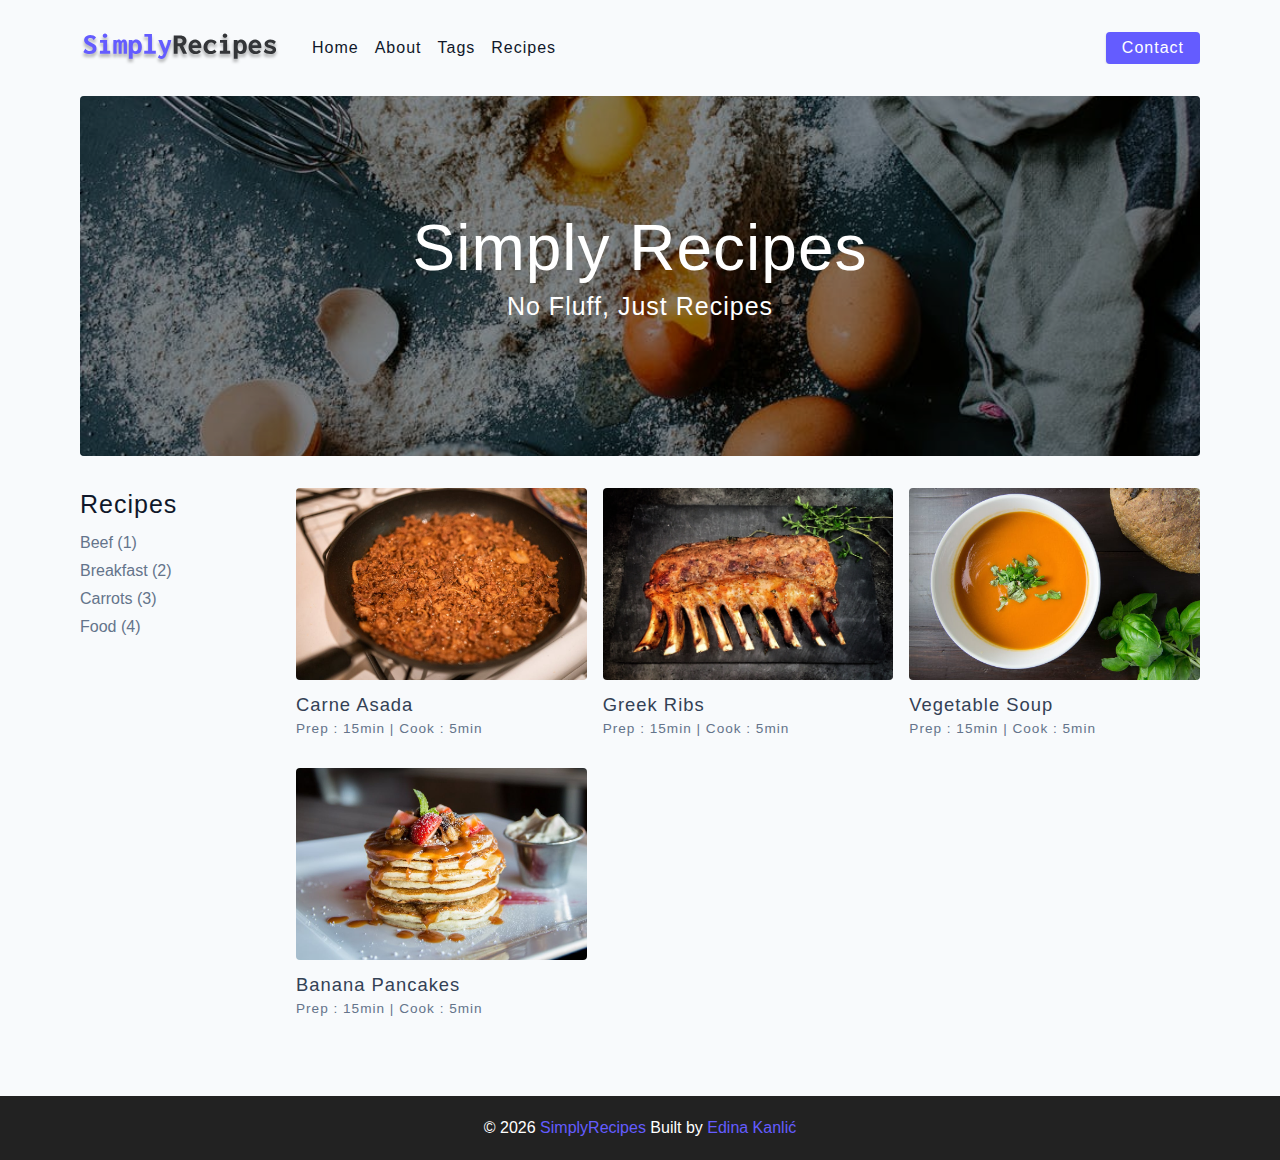
<file: index.html>
<!DOCTYPE html>
<html lang="en">
  <head>
    <meta charset="UTF-8" />
    <meta http-equiv="X-UA-Compatible" content="IE=edge" />
    <meta name="viewport" content="width=device-width, initial-scale=1.0" />
    <title>Simply Recipes </title>
    <!-- favicon -->
    <link rel="shortcut icon" href="./assets/favicon.ico" type="image/x-icon" />
    <!-- normalize -->
    <link rel="stylesheet" href="./css/normalize.css" />
    <!-- font-awesome -->
    <link
      rel="stylesheet"
      href="https://cdnjs.cloudflare.com/ajax/libs/font-awesome/5.14.0/css/all.min.css"
    />
    <!-- main css -->
    <link rel="stylesheet" href="./css/main.css" />
  </head>
  <body>
  <!-- nav -->
  <nav class="navbar">
    <div class="nav-center">
      <!-- header -->
      <div class="nav-header">
        <a href="index.html" class="nav-logo">
          <img src="./assets/logo.svg" alt="simply recipes">
        </a>
        <button type="button" class="btn nav-btn">
          <i class="fas fa-align-justify"></i>
        </button>
      </div>
       <!-- links -->
      <div class="nav-links">
        <a href="index.html" class="nav-link">home</a>
        <a href="about.html" class="nav-link">about</a>
        <a href="tags.html" class="nav-link">tags</a>
        <a href="recipes.html" class="nav-link">recipes</a>

        <div class="nav-link contact-link">
          <a href="contact.html" class="btn">contact</a>
        </div>
      </div>
    </div>
  </nav>
  <!-- end of nav -->

  <!-- main -->
  <main class="page">
    <!-- header -->
    <header class="hero">
      <div class="hero-container">
        <div class="hero-text">
          <h1>simply recipes</h1>
          <h4>no fluff, just recipes</h4>
        </div>
      </div>
    </header>
    <!-- end of header -->

    <!-- recipes container  -->
    <section class="recipes-container">
      <!-- tags container -->
      <div class="tags-container">
        <h4>recipes</h4>
        <div class="tags-list">
          <a href="tag-template.html"> Beef (1)</a>
          <a href="tag-template.html"> Breakfast (2)</a>
          <a href="tag-template.html"> Carrots (3)</a>
          <a href="tag-template.html"> Food (4)</a>
        </div>
      </div>
      <!-- end of tags container -->

      <!-- recipes list -->
      <div class="recipes-list">
        <!-- single recipe -->
        <a href="single-recipe.html" class="recipe">
          <img src="./assets/recipes/recipe-1.jpeg" 
          alt="food" class="img recipe-img">
          <h5>carne asada</h5>
          <p>Prep : 15min | Cook : 5min </p>
        </a>
        <!-- end of single recipe -->

        <!-- single recipe -->
        <a href="single-recipe.html" class="recipe">
          <img src="./assets/recipes/recipe-2.jpeg" 
          alt="food" class="img recipe-img">
          <h5>greek ribs</h5>
          <p>Prep : 15min | Cook : 5min </p>
        </a>
        <!-- end of single recipe -->

        <!-- single recipe -->
        <a href="single-recipe.html" class="recipe">
          <img src="./assets/recipes/recipe-3.jpeg" 
          alt="food" class="img recipe-img">
          <h5>vegetable soup</h5>
          <p>Prep : 15min | Cook : 5min </p>
        </a>
        <!-- end of single recipe -->

        <!-- single recipe -->
        <a href="single-recipe.html" class="recipe">
          <img src="./assets/recipes/recipe-4.jpeg" 
          alt="food" class="img recipe-img">
          <h5>banana pancakes</h5>
          <p>Prep : 15min | Cook : 5min </p>
        </a>
        <!-- end of single recipe -->
      </div>
      <!-- end of recipes list -->
    
    </section>
    <!-- end of recipes container  -->
  </main>
  <!-- end of main -->

  <!-- footer -->
  <footer class="page-footer">
    <p>
      &copy; <span id="date"></span>
      <span class="footer-logo">SimplyRecipes</span>
      Built by <a href="https://www.facebook.com/edina.kanlic">Edina Kanlić</a>
    </p>
  </footer>


  <!-- samo copy -->
  <script src="./js/app.js"></script>
    
  </body>
</html>
</file>
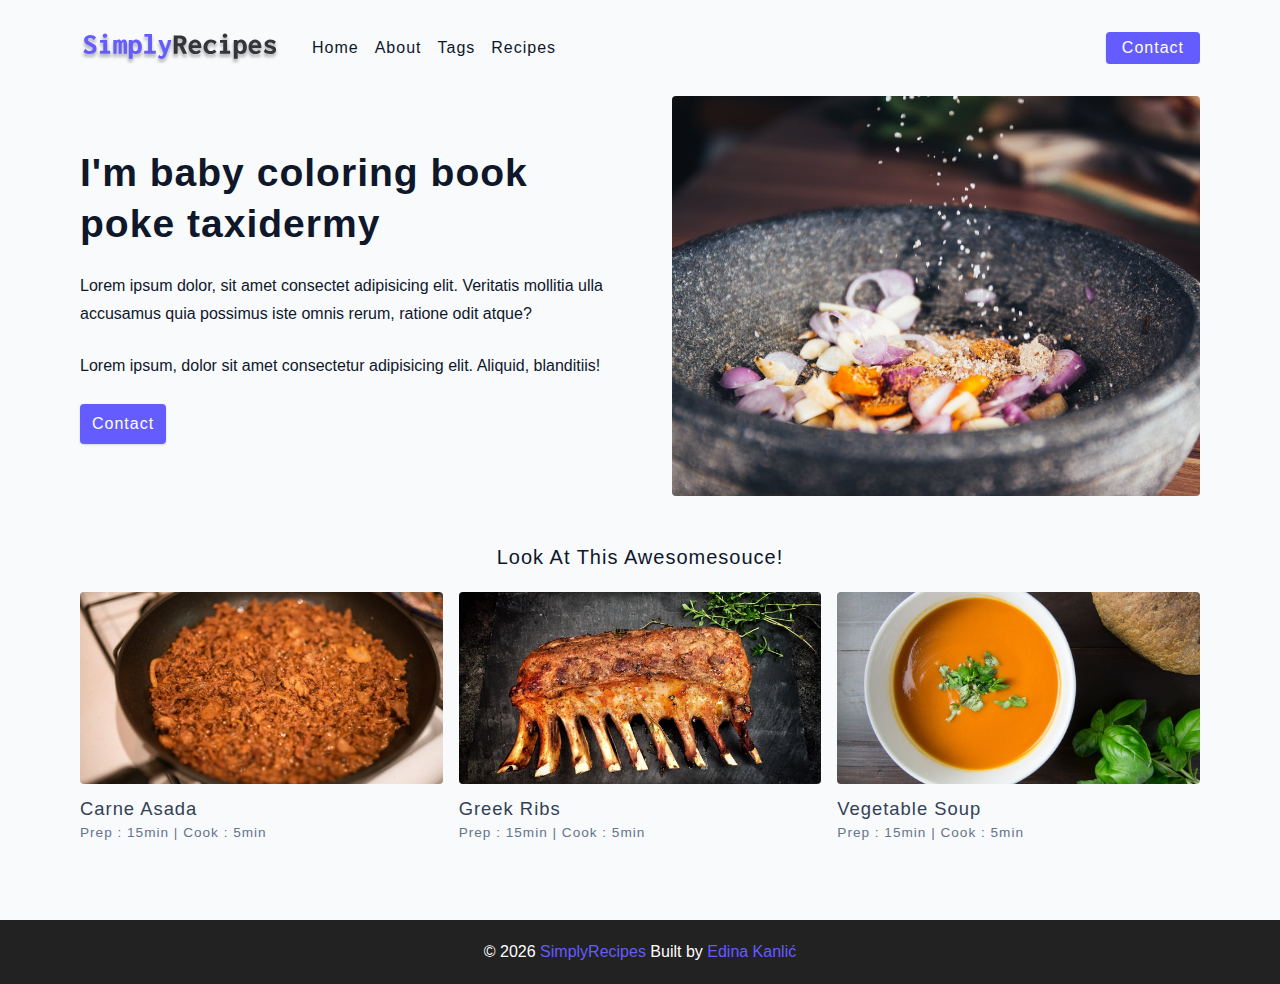
<file: about.html>
<!DOCTYPE html>
<html lang="en">
  <head>
    <meta charset="UTF-8" />
    <meta http-equiv="X-UA-Compatible" content="IE=edge" />
    <meta name="viewport" content="width=device-width, initial-scale=1.0" />
    <title>About</title>
    <!-- favicon -->
    <link rel="shortcut icon" href="./assets/favicon.ico" type="image/x-icon" />
    <!-- normalize -->
    <link rel="stylesheet" href="./css/normalize.css" />
    <!-- font-awesome -->
    <link
      rel="stylesheet"
      href="https://cdnjs.cloudflare.com/ajax/libs/font-awesome/5.14.0/css/all.min.css"
    />
    <!-- main css -->
    <link rel="stylesheet" href="./css/main.css" />
  </head>
  <body>
  <!-- nav -->
  <nav class="navbar">
    <div class="nav-center">
      <!-- header -->
      <div class="nav-header">
        <a href="index.html" class="nav-logo">
          <img src="./assets/logo.svg" alt="simply recipes">
        </a>
        <button type="button" class="btn nav-btn">
          <i class="fas fa-align-justify"></i>
        </button>
      </div>
       <!-- links -->
      <div class="nav-links">
        <a href="index.html" class="nav-link">home</a>
        <a href="about.html" class="nav-link">about</a>
        <a href="tags.html" class="nav-link">tags</a>
        <a href="recipes.html" class="nav-link">recipes</a>

        <div class="nav-link contact-link">
          <a href="contact.html" class="btn">contact</a>
        </div>
      </div>
    </div>
  </nav>
  <!-- end of nav -->

  <!-- main -->
  <main class="page">
    <section class="about-page">
      <article>
        <h2>I'm baby coloring book poke taxidermy</h2>
        <p>Lorem ipsum dolor, sit amet consectet
        adipisicing elit. Veritatis mollitia ulla
        accusamus quia possimus iste omnis rerum,
        ratione odit atque?</p>
        <p>Lorem ipsum, dolor sit amet consectetur
        adipisicing elit. Aliquid, blanditiis!</p>
        <a href="contact.html" class="btn">contact</a>
      </article>
      <img 
      src="./assets/about.jpeg" 
      alt="pouring salad"
      class="img about-img"
      />
    </section>

    <section class="featured-recipes">
      <h5 class="featured-title">look at this awesomesouce!</h5>
      <!-- recipes list -->
      <div class="recipes-list">
        <!-- single recipe -->
        <a href="single-recipe.html" class="recipe">
          <img src="./assets/recipes/recipe-1.jpeg" 
          alt="food" class="img recipe-img">
          <h5>carne asada</h5>
          <p>Prep : 15min | Cook : 5min </p>
        </a>
        <!-- end of single recipe -->

        <!-- single recipe -->
        <a href="single-recipe.html" class="recipe">
          <img src="./assets/recipes/recipe-2.jpeg" 
          alt="food" class="img recipe-img">
          <h5>greek ribs</h5>
          <p>Prep : 15min | Cook : 5min </p>
        </a>
        <!-- end of single recipe -->

        <!-- single recipe -->
        <a href="single-recipe.html" class="recipe">
          <img src="./assets/recipes/recipe-3.jpeg" 
          alt="food" class="img recipe-img">
          <h5>vegetable soup</h5>
          <p>Prep : 15min | Cook : 5min </p>
        </a>
        <!-- end of single recipe -->

      </div>
      <!-- end of recipes list -->
    </section>
    
  </main>
  <!-- end of main -->

  <!-- footer -->
  <footer class="page-footer">
    <p>
      &copy; <span id="date"></span>
      <span class="footer-logo">SimplyRecipes</span>
      Built by <a href="https://www.facebook.com/edina.kanlic">Edina Kanlić</a>
    </p>
  </footer>


  <!-- samo copy -->
  <script src="./js/app.js"></script>
    
  </body>
</html>
</file>
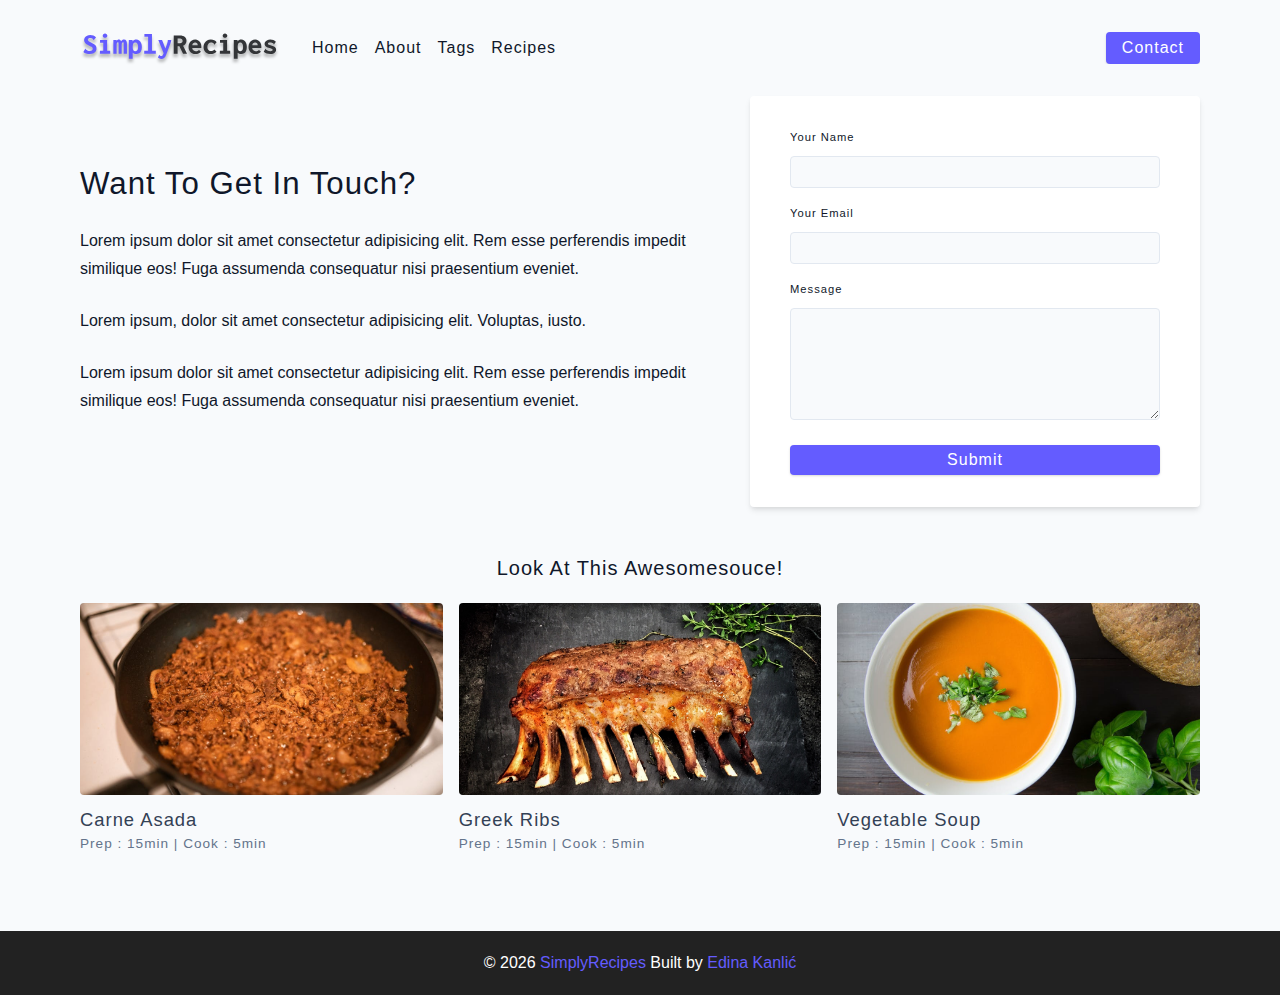
<file: contact.html>
<!DOCTYPE html>
<html lang="en">
  <head>
    <meta charset="UTF-8" />
    <meta http-equiv="X-UA-Compatible" content="IE=edge" />
    <meta name="viewport" content="width=device-width, initial-scale=1.0" />
    <title>Contact</title>
    <!-- favicon -->
    <link rel="shortcut icon" href="./assets/favicon.ico" type="image/x-icon" />
    <!-- normalize -->
    <link rel="stylesheet" href="./css/normalize.css" />
    <!-- font-awesome -->
    <link
      rel="stylesheet"
      href="https://cdnjs.cloudflare.com/ajax/libs/font-awesome/5.14.0/css/all.min.css"
    />
    <!-- main css -->
    <link rel="stylesheet" href="./css/main.css" />
  </head>
  <body>
  <!-- nav -->
  <nav class="navbar">
    <div class="nav-center">
      <!-- header -->
      <div class="nav-header">
        <a href="index.html" class="nav-logo">
          <img src="./assets/logo.svg" alt="simply recipes">
        </a>
        <button type="button" class="btn nav-btn">
          <i class="fas fa-align-justify"></i>
        </button>
      </div>
       <!-- links -->
      <div class="nav-links">
        <a href="index.html" class="nav-link">home</a>
        <a href="about.html" class="nav-link">about</a>
        <a href="tags.html" class="nav-link">tags</a>
        <a href="recipes.html" class="nav-link">recipes</a>

        <div class="nav-link contact-link">
          <a href="contact.html" class="btn">contact</a>
        </div>
      </div>
    </div>
  </nav>
  <!-- end of nav -->

  <!-- main -->
  <main class="page">
    <section class="contact-container">
      <article class="contact-info">
        <h3>Want to get in touch?</h3>
        <p>Lorem ipsum dolor sit amet consectetur adipisicing elit.
        Rem esse perferendis impedit similique eos! Fuga assumenda 
        consequatur nisi praesentium eveniet.</p>
        <p>Lorem ipsum, dolor sit amet consectetur adipisicing elit.
        Voluptas, iusto.</p>
        <p>Lorem ipsum dolor sit amet consectetur adipisicing elit.
        Rem esse perferendis impedit similique eos! Fuga assumenda 
        consequatur nisi praesentium eveniet.</p>
      </article>

      <article>
        <form class="form contact-form">
          <!-- single form row -->
          <div class="form-row">
            <label for="name" class="form-label">your name</label>
            <input type="text" name="name" id="name"
            class="form-input">
          </div>
          <!-- ends of ingle form row -->

          <!-- single form row -->
          <div class="form-row">
            <label for="email" class="form-label">your email</label>
            <input type="email" name="email" id="email"
            class="form-input">
          </div>
          <!-- ends of ingle form row -->

          <div class="form-row">
            <label for="message" class="form-label">message</label>
            <textarea 
            name="message"
            id="message"
            class="form-textarea">
          </textarea>
          </div>

          <button type="submit" class="btn btn-block">
            submit
          </button>




        </form>
      </article>
    </section>

    <section class="featured-recipes">
      <h5 class="featured-title">look at this awesomesouce!</h5>
      <!-- recipes list -->
      <div class="recipes-list">
        <!-- single recipe -->
        <a href="single-recipe.html" class="recipe">
          <img src="./assets/recipes/recipe-1.jpeg" 
          alt="food" class="img recipe-img">
          <h5>carne asada</h5>
          <p>Prep : 15min | Cook : 5min </p>
        </a>
        <!-- end of single recipe -->

        <!-- single recipe -->
        <a href="single-recipe.html" class="recipe">
          <img src="./assets/recipes/recipe-2.jpeg" 
          alt="food" class="img recipe-img">
          <h5>greek ribs</h5>
          <p>Prep : 15min | Cook : 5min </p>
        </a>
        <!-- end of single recipe -->

        <!-- single recipe -->
        <a href="single-recipe.html" class="recipe">
          <img src="./assets/recipes/recipe-3.jpeg" 
          alt="food" class="img recipe-img">
          <h5>vegetable soup</h5>
          <p>Prep : 15min | Cook : 5min </p>
        </a>
        <!-- end of single recipe -->

      </div>
      <!-- end of recipes list -->
    </section>
  </main>
  <!-- end of main -->

  <!-- footer -->
  <footer class="page-footer">
    <p>
      &copy; <span id="date"></span>
      <span class="footer-logo">SimplyRecipes</span>
      Built by <a href="https://www.facebook.com/edina.kanlic">Edina Kanlić</a>
    </p>
  </footer>


  <!-- samo copy -->
  <script src="./js/app.js"></script>
    
  </body>
</html>
</file>
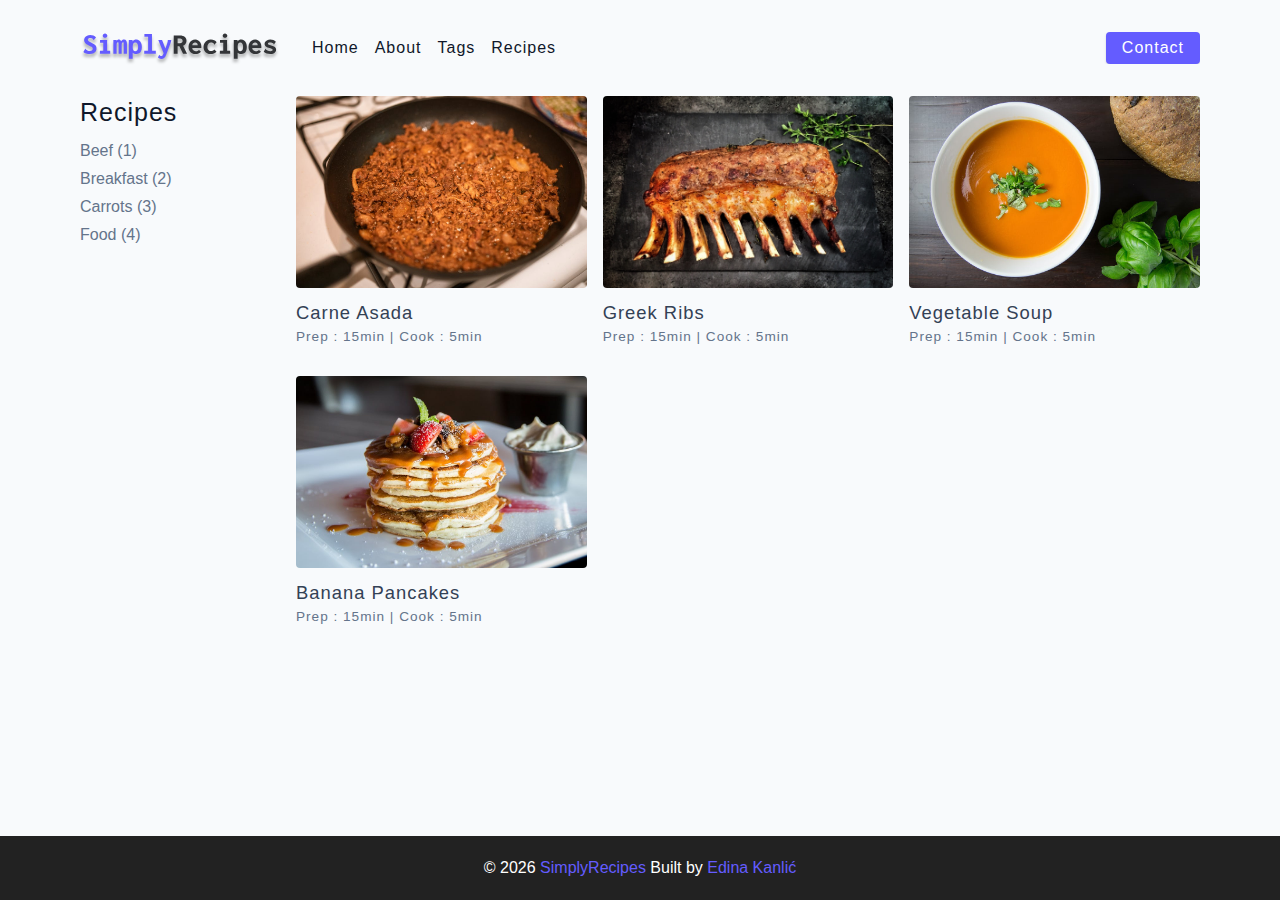
<file: recipes.html>
<!DOCTYPE html>
<html lang="en">
  <head>
    <meta charset="UTF-8" />
    <meta http-equiv="X-UA-Compatible" content="IE=edge" />
    <meta name="viewport" content="width=device-width, initial-scale=1.0" />
    <title>Recipes</title>
    <!-- favicon -->
    <link rel="shortcut icon" href="./assets/favicon.ico" type="image/x-icon" />
    <!-- normalize -->
    <link rel="stylesheet" href="./css/normalize.css" />
    <!-- font-awesome -->
    <link
      rel="stylesheet"
      href="https://cdnjs.cloudflare.com/ajax/libs/font-awesome/5.14.0/css/all.min.css"
    />
    <!-- main css -->
    <link rel="stylesheet" href="./css/main.css" />
  </head>
  <body>
  <!-- nav -->
  <nav class="navbar">
    <div class="nav-center">
      <!-- header -->
      <div class="nav-header">
        <a href="index.html" class="nav-logo">
          <img src="./assets/logo.svg" alt="simply recipes">
        </a>
        <button type="button" class="btn nav-btn">
          <i class="fas fa-align-justify"></i>
        </button>
      </div>
       <!-- links -->
      <div class="nav-links">
        <a href="index.html" class="nav-link">home</a>
        <a href="about.html" class="nav-link">about</a>
        <a href="tags.html" class="nav-link">tags</a>
        <a href="recipes.html" class="nav-link">recipes</a>

        <div class="nav-link contact-link">
          <a href="contact.html" class="btn">contact</a>
        </div>
      </div>
    </div>
  </nav>
  <!-- end of nav -->

  <!-- main -->
  <main class="page">

    <!-- recipes container  -->
    <section class="recipes-container">
      <!-- tags container -->
      <div class="tags-container">
        <h4>recipes</h4>
        <div class="tags-list">
          <a href="tag-template.html"> Beef (1)</a>
          <a href="tag-template.html"> Breakfast (2)</a>
          <a href="tag-template.html"> Carrots (3)</a>
          <a href="tag-template.html"> Food (4)</a>
        </div>
      </div>
      <!-- end of tags container -->

      <!-- recipes list -->
      <div class="recipes-list">
        <!-- single recipe -->
        <a href="single-recipe.html" class="recipe">
          <img src="./assets/recipes/recipe-1.jpeg" 
          alt="food" class="img recipe-img">
          <h5>carne asada</h5>
          <p>Prep : 15min | Cook : 5min </p>
        </a>
        <!-- end of single recipe -->

        <!-- single recipe -->
        <a href="single-recipe.html" class="recipe">
          <img src="./assets/recipes/recipe-2.jpeg" 
          alt="food" class="img recipe-img">
          <h5>greek ribs</h5>
          <p>Prep : 15min | Cook : 5min </p>
        </a>
        <!-- end of single recipe -->

        <!-- single recipe -->
        <a href="single-recipe.html" class="recipe">
          <img src="./assets/recipes/recipe-3.jpeg" 
          alt="food" class="img recipe-img">
          <h5>vegetable soup</h5>
          <p>Prep : 15min | Cook : 5min </p>
        </a>
        <!-- end of single recipe -->

        <!-- single recipe -->
        <a href="single-recipe.html" class="recipe">
          <img src="./assets/recipes/recipe-4.jpeg" 
          alt="food" class="img recipe-img">
          <h5>banana pancakes</h5>
          <p>Prep : 15min | Cook : 5min </p>
        </a>
        <!-- end of single recipe -->
      </div>
      <!-- end of recipes list -->
    
    </section>
    <!-- end of recipes container  -->
  </main>
  <!-- end of main -->

  <!-- footer -->
  <footer class="page-footer">
    <p>
      &copy; <span id="date"></span>
      <span class="footer-logo">SimplyRecipes</span>
      Built by <a href="https://www.facebook.com/edina.kanlic">Edina Kanlić</a>
    </p>
  </footer>


  <!-- samo copy -->
  <script src="./js/app.js"></script>
    
  </body>
</html>
</file>
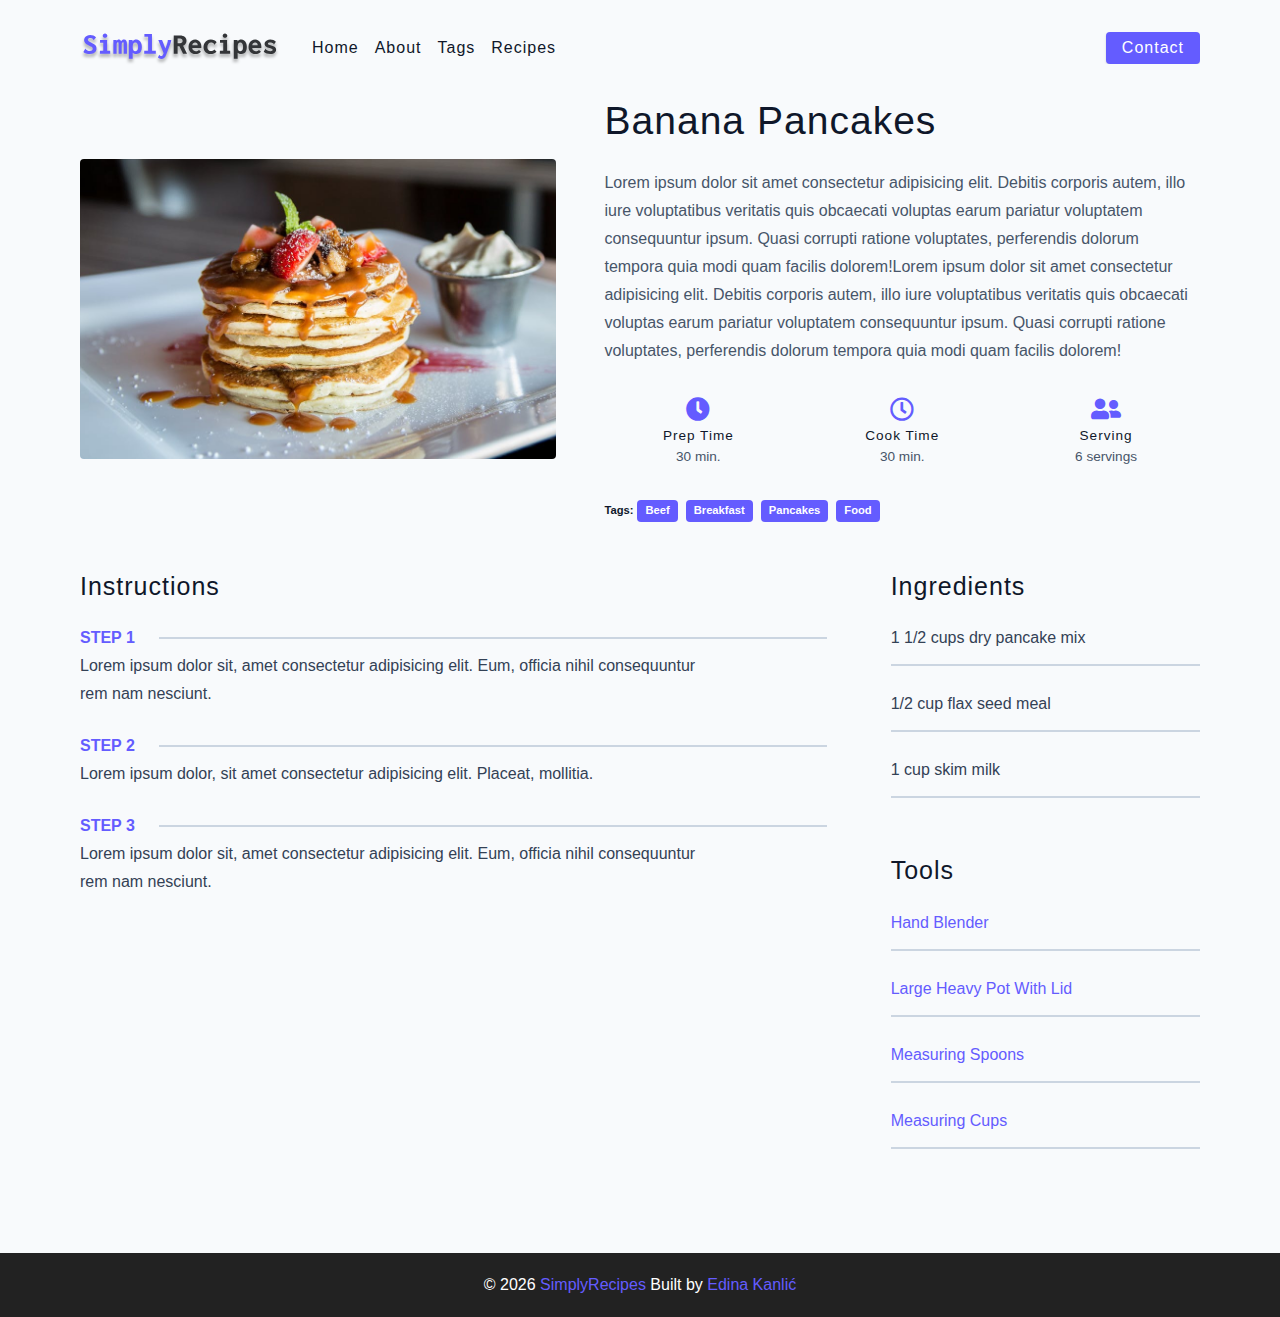
<file: single-recipe.html>
<!DOCTYPE html>
<html lang="en">
  <head>
    <meta charset="UTF-8" />
    <meta http-equiv="X-UA-Compatible" content="IE=edge" />
    <meta name="viewport" content="width=device-width, initial-scale=1.0" />
    <title>Single Recipe</title>
    <!-- favicon -->
    <link rel="shortcut icon" href="./assets/favicon.ico" type="image/x-icon" />
    <!-- normalize -->
    <link rel="stylesheet" href="./css/normalize.css" />
    <!-- font-awesome -->
    <link
      rel="stylesheet"
      href="https://cdnjs.cloudflare.com/ajax/libs/font-awesome/5.14.0/css/all.min.css"
    />
    <!-- main css -->
    <link rel="stylesheet" href="./css/main.css" />
  </head>
  <body>
  <!-- nav -->
  <nav class="navbar">
    <div class="nav-center">
      <!-- header -->
      <div class="nav-header">
        <a href="index.html" class="nav-logo">
          <img src="./assets/logo.svg" alt="simply recipes">
        </a>
        <button type="button" class="btn nav-btn">
          <i class="fas fa-align-justify"></i>
        </button>
      </div>
       <!-- links -->
      <div class="nav-links">
        <a href="index.html" class="nav-link">home</a>
        <a href="about.html" class="nav-link">about</a>
        <a href="tags.html" class="nav-link">tags</a>
        <a href="recipes.html" class="nav-link">recipes</a>

        <div class="nav-link contact-link">
          <a href="contact.html" class="btn">contact</a>
        </div>
      </div>
    </div>
  </nav>
  <!-- end of nav -->

  <!-- main -->
  <main class="page">
    
    <div class="recipe-page">
      <section class="recipe-hero">
        <img 
        src="./assets/recipes/recipe-4.jpeg"
        class="img recipe-hero-img" 
        alt="pancakes">
        <article> 
          <h2>banana pancakes</h2>
          <p>Lorem ipsum dolor sit amet consectetur adipisicing 
          elit. Debitis corporis autem, illo iure voluptatibus
          veritatis quis obcaecati voluptas earum pariatur 
          voluptatem consequuntur ipsum. Quasi corrupti ratione
          voluptates, perferendis dolorum tempora quia modi
          quam facilis dolorem!Lorem ipsum dolor sit amet consectetur adipisicing 
          elit. Debitis corporis autem, illo iure voluptatibus
          veritatis quis obcaecati voluptas earum pariatur 
          voluptatem consequuntur ipsum. Quasi corrupti ratione
          voluptates, perferendis dolorum tempora quia modi
          quam facilis dolorem!</p>

          <!-- recipe icons -->
          <div class="recipe-icons">
            <!-- single recipe icon -->
            <article>
              <i class="fas fa-clock"></i>
              <h5>prep time</h5>
              <p>30 min.</p>
            </article>

            <!-- single recipe icon -->
            <article>
              <i class="far fa-clock"></i>
              <h5>cook time</h5>
              <p>30 min.</p>
            </article>

            <!-- single recipe icon -->
            <article>
              <i class="fas fa-user-friends"></i>
              <h5>serving</h5>
              <p>6 servings</p>
            </article>
          </div>


          <!-- recipe tags -->
          <div class="recipe-tags">
            Tags:
            <a href="tag-template.html">beef</a>
            <a href="tag-template.html">Breakfast</a>
            <a href="tag-template.html">pancakes</a>
            <a href="tag-template.html">food</a>
          </div>
        </article>
      </section>

      <!-- recipe content -->
      <section class="recipe-content">
        <article>
          <h4>instructions</h4>
          <!-- single instruction -->
          <div class="single-instruction">
            <header>
              <p>step 1</p>
              <div></div>
            </header>
            <p>Lorem ipsum dolor sit, amet consectetur adipisicing elit.
            Eum, officia nihil consequuntur rem nam nesciunt.
            </p>
          </div>

          <!-- single instruction -->
          <div class="single-instruction">
            <header>
              <p>step 2</p>
              <div></div>
            </header>
            <p>Lorem ipsum dolor, sit amet consectetur adipisicing elit. 
            Placeat, mollitia.
            </p>
          </div>

          <!-- single instruction -->
          <div class="single-instruction">
            <header>
              <p>step 3</p>
              <div></div>
            </header>
            <p>Lorem ipsum dolor sit, amet consectetur adipisicing elit.
            Eum, officia nihil consequuntur rem nam nesciunt.
            </p>
          </div>
        </article>

        <article class="second-column">
          <div>
            <h4>ingredients</h4>
            <p class="single-ingredient">
              1 1/2 cups dry pancake mix
            </p>
            <p class="single-ingredient">
              1/2 cup flax seed meal
            </p>
            <p class="single-ingredient">
              1 cup skim milk
            </p>
          </div>
          
          <div>
            <h4>tools</h4>
            <p class="single-tool">
              Hand blender
            </p>
            <p class="single-tool">
              Large heavy pot with lid
            </p>
            <p class="single-tool">
              measuring spoons
            </p>
            <p class="single-tool">
              measuring cups
            </p>
          </div>
        </article>
      </section>
    </div>
  </main>
  <!-- end of main -->

  <!-- footer -->
  <footer class="page-footer">
    <p>
      &copy; <span id="date"></span>
      <span class="footer-logo">SimplyRecipes</span>
      Built by <a href="https://www.facebook.com/edina.kanlic">Edina Kanlić</a>
    </p>
  </footer>


  <!-- samo copy -->
  <script src="./js/app.js"></script>
    
  </body>
</html>
</file>
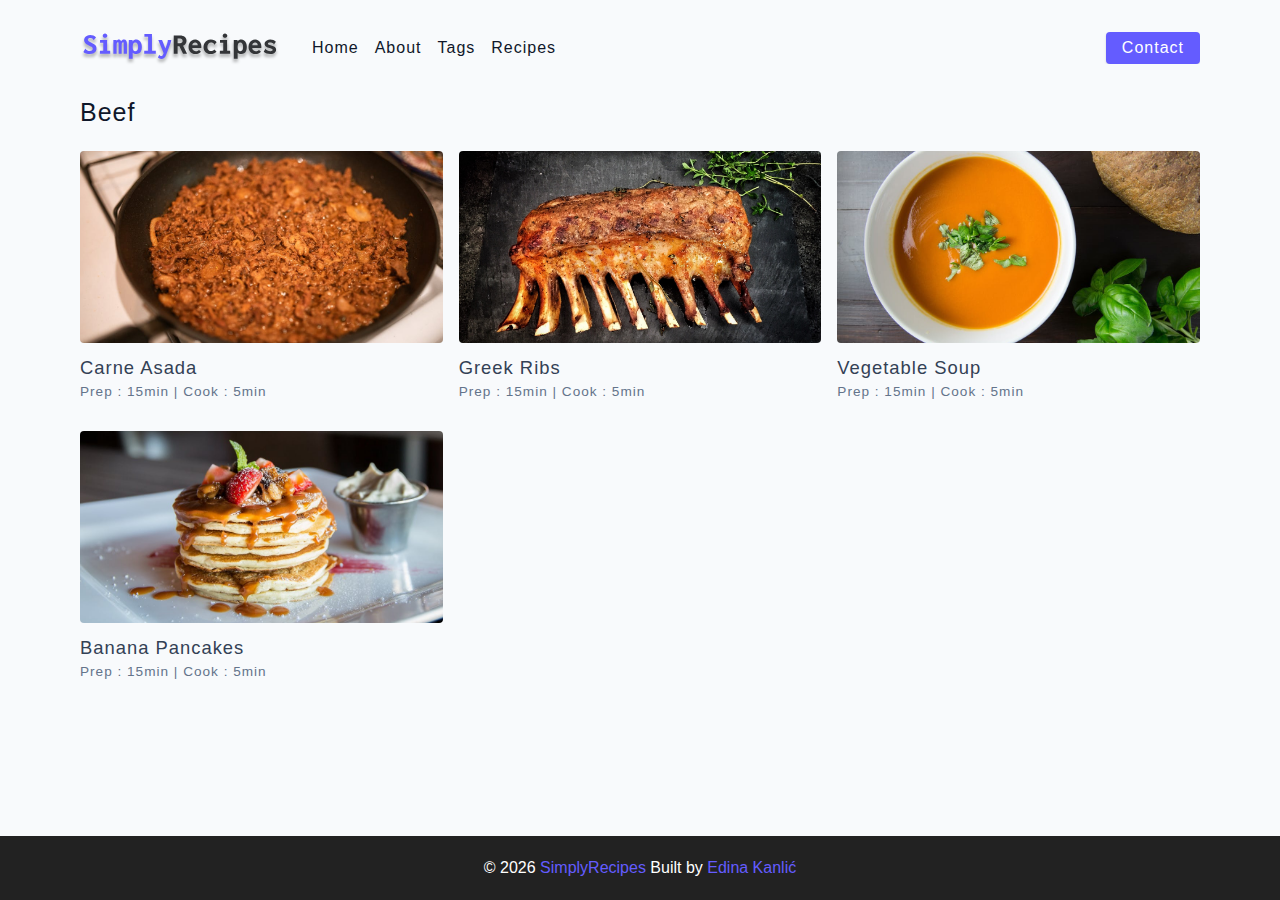
<file: tag-template.html>
<!DOCTYPE html>
<html lang="en">
  <head>
    <meta charset="UTF-8" />
    <meta http-equiv="X-UA-Compatible" content="IE=edge" />
    <meta name="viewport" content="width=device-width, initial-scale=1.0" />
    <title>Tag Template</title>
    <!-- favicon -->
    <link rel="shortcut icon" href="./assets/favicon.ico" type="image/x-icon" />
    <!-- normalize -->
    <link rel="stylesheet" href="./css/normalize.css" />
    <!-- font-awesome -->
    <link
      rel="stylesheet"
      href="https://cdnjs.cloudflare.com/ajax/libs/font-awesome/5.14.0/css/all.min.css"
    />
    <!-- main css -->
    <link rel="stylesheet" href="./css/main.css" />
  </head>
  <body>
  <!-- nav -->
  <nav class="navbar">
    <div class="nav-center">
      <!-- header -->
      <div class="nav-header">
        <a href="index.html" class="nav-logo">
          <img src="./assets/logo.svg" alt="simply recipes">
        </a>
        <button type="button" class="btn nav-btn">
          <i class="fas fa-align-justify"></i>
        </button>
      </div>
       <!-- links -->
      <div class="nav-links">
        <a href="index.html" class="nav-link">home</a>
        <a href="about.html" class="nav-link">about</a>
        <a href="tags.html" class="nav-link">tags</a>
        <a href="recipes.html" class="nav-link">recipes</a>

        <div class="nav-link contact-link">
          <a href="contact.html" class="btn">contact</a>
        </div>
      </div>
    </div>
  </nav>
  <!-- end of nav -->

  <!-- main -->
  <main class="page">
  <div>
    <h4>beef</h4>
    <!-- recipes list -->
      <div class="recipes-list">
        <!-- single recipe -->
        <a href="single-recipe.html" class="recipe">
          <img src="./assets/recipes/recipe-1.jpeg" 
          alt="food" class="img recipe-img">
          <h5>carne asada</h5>
          <p>Prep : 15min | Cook : 5min </p>
        </a>
        <!-- end of single recipe -->

        <!-- single recipe -->
        <a href="single-recipe.html" class="recipe">
          <img src="./assets/recipes/recipe-2.jpeg" 
          alt="food" class="img recipe-img">
          <h5>greek ribs</h5>
          <p>Prep : 15min | Cook : 5min </p>
        </a>
        <!-- end of single recipe -->

        <!-- single recipe -->
        <a href="single-recipe.html" class="recipe">
          <img src="./assets/recipes/recipe-3.jpeg" 
          alt="food" class="img recipe-img">
          <h5>vegetable soup</h5>
          <p>Prep : 15min | Cook : 5min </p>
        </a>
        <!-- end of single recipe -->

        <!-- single recipe -->
        <a href="single-recipe.html" class="recipe">
          <img src="./assets/recipes/recipe-4.jpeg" 
          alt="food" class="img recipe-img">
          <h5>banana pancakes</h5>
          <p>Prep : 15min | Cook : 5min </p>
        </a>
        <!-- end of single recipe -->
      </div>
      <!-- end of recipes list -->

  </div>
  </main>
  <!-- end of main -->

  <!-- footer -->
  <footer class="page-footer">
    <p>
      &copy; <span id="date"></span>
      <span class="footer-logo">SimplyRecipes</span>
      Built by <a href="https://www.facebook.com/edina.kanlic">Edina Kanlić</a>
    </p>
  </footer>


  <!-- samo copy -->
  <script src="./js/app.js"></script>
    
  </body>
</html>
</file>
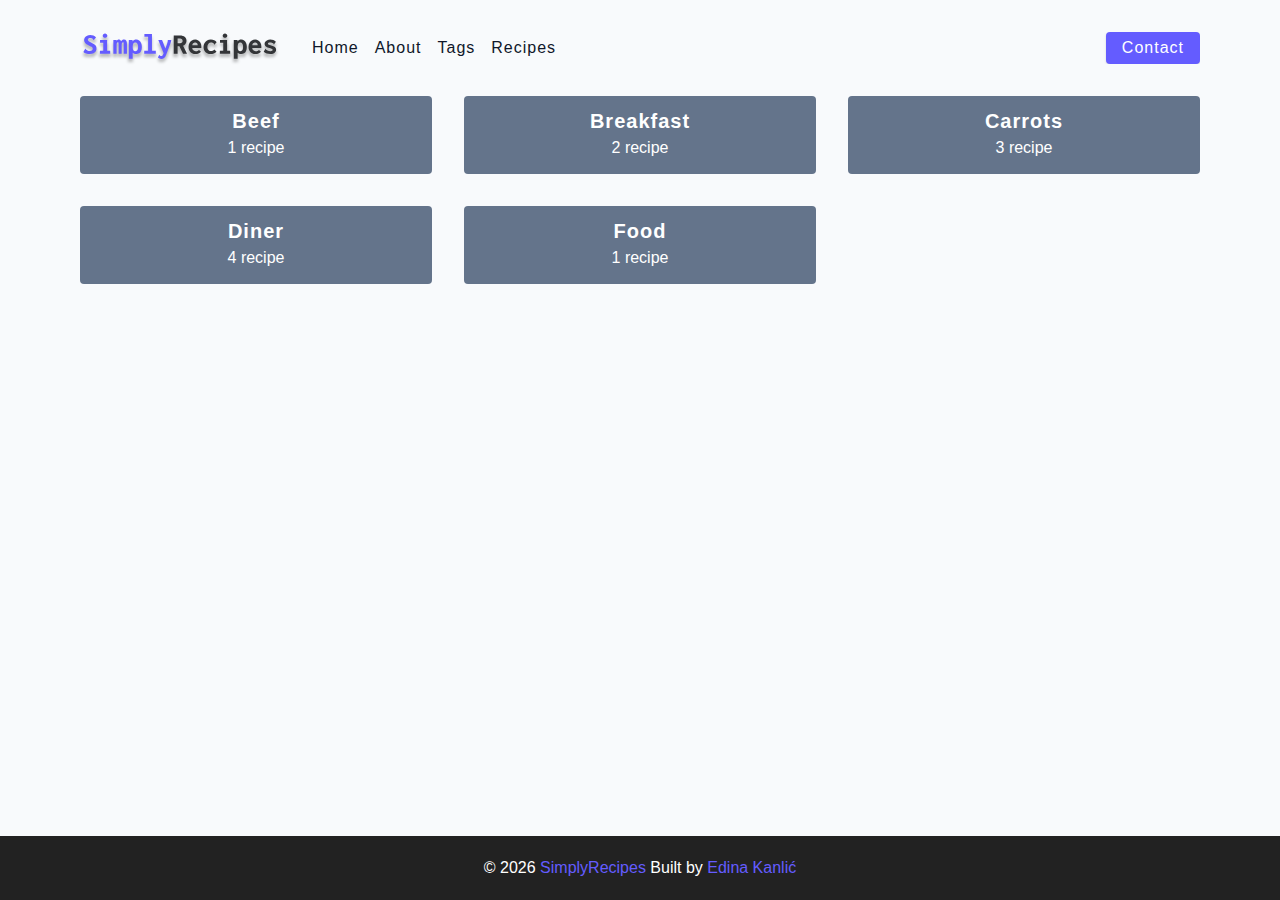
<file: tags.html>
<!DOCTYPE html>
<html lang="en">
  <head>
    <meta charset="UTF-8" />
    <meta http-equiv="X-UA-Compatible" content="IE=edge" />
    <meta name="viewport" content="width=device-width, initial-scale=1.0" />
    <title>Tag</title>
    <!-- favicon -->
    <link rel="shortcut icon" href="./assets/favicon.ico" type="image/x-icon" />
    <!-- normalize -->
    <link rel="stylesheet" href="./css/normalize.css" />
    <!-- font-awesome -->
    <link
      rel="stylesheet"
      href="https://cdnjs.cloudflare.com/ajax/libs/font-awesome/5.14.0/css/all.min.css"
    />
    <!-- main css -->
    <link rel="stylesheet" href="./css/main.css" />
  </head>
  <body>
  <!-- nav -->
  <nav class="navbar">
    <div class="nav-center">
      <!-- header -->
      <div class="nav-header">
        <a href="index.html" class="nav-logo">
          <img src="./assets/logo.svg" alt="simply recipes">
        </a>
        <button type="button" class="btn nav-btn">
          <i class="fas fa-align-justify"></i>
        </button>
      </div>
       <!-- links -->
      <div class="nav-links">
        <a href="index.html" class="nav-link">home</a>
        <a href="about.html" class="nav-link">about</a>
        <a href="tags.html" class="nav-link">tags</a>
        <a href="recipes.html" class="nav-link">recipes</a>

        <div class="nav-link contact-link">
          <a href="contact.html" class="btn">contact</a>
        </div>
      </div>
    </div>
  </nav>
  <!-- end of nav -->

  <!-- main -->
  <main class="page">
    
    <section class="tags-wrapper">
      <!-- single tag -->
      <a href="tag-template.html" class="tag">
        <h5>beef</h5>
        <p>1 recipe</p>
      </a>
      <!-- end of single tag -->

      <!-- single tag -->
      <a href="tag-template.html" class="tag">
        <h5>breakfast</h5>
        <p>2 recipe</p>
      </a>
      <!-- end of single tag -->

      <!-- single tag -->
      <a href="tag-template.html" class="tag">
        <h5>carrots</h5>
        <p>3 recipe</p>
      </a>
      <!-- end of single tag -->

      <!-- single tag -->
      <a href="tag-template.html" class="tag">
        <h5>diner</h5>
        <p>4 recipe</p>
      </a>
      <!-- end of single tag -->

      <!-- single tag -->
      <a href="tag-template.html" class="tag">
        <h5>food</h5>
        <p>1 recipe</p>
      </a>
      <!-- end of single tag -->
    </section>

  </main>
  <!-- end of main -->

  <!-- footer -->
  <footer class="page-footer">
    <p>
      &copy; <span id="date"></span>
      <span class="footer-logo">SimplyRecipes</span>
      Built by <a href="https://www.facebook.com/edina.kanlic">Edina Kanlić</a>
    </p>
  </footer>


  <!-- samo copy -->
  <script src="./js/app.js"></script>
    
  </body>
</html>
</file>
<file: css/main.css>
*,
::after,
::before {
  box-sizing: border-box;
}
/* fonts */

@import url('https://fonts.googleapis.com/css2?family=Roboto:wght@400;500;600&family=Montserrat&display=swap');
html {
  font-size: 100%;
} /*16px*/

:root {
  /* colors */
  --primary-100: #e2e0ff;
  --primary-200: #c1beff;
  --primary-300: #a29dff;
  --primary-400: #837dff;
  --primary-500: #645cff;
  --primary-600: #504acc;
  --primary-700: #3c3799;
  --primary-800: #282566;
  --primary-900: #141233;

  /* grey */
  --grey-50: #f8fafc;
  --grey-100: #f1f5f9;
  --grey-200: #e2e8f0;
  --grey-300: #cbd5e1;
  --grey-400: #94a3b8;
  --grey-500: #64748b;
  --grey-600: #475569;
  --grey-700: #334155;
  --grey-800: #1e293b;
  --grey-900: #0f172a;
  /* rest of the colors */
  --black: #222;
  --white: #fff;
  --red-light: #f8d7da;
  --red-dark: #842029;
  --green-light: #d1e7dd;
  --green-dark: #0f5132;

  /* fonts  */
  --headingFont: 'Roboto', sans-serif;
  --bodyFont: 'Nunito', sans-serif;
  --smallText: 0.7em;
  /* rest of the vars */
  --backgroundColor: var(--grey-50);
  --textColor: var(--grey-900);
  --borderRadius: 0.25rem;
  --letterSpacing: 1px;
  --transition: 0.3s ease-in-out all;
  --max-width: 1120px;
  --fixed-width: 600px;

  /* box shadow*/
  --shadow-1: 0 1px 3px 0 rgba(0, 0, 0, 0.1), 0 1px 2px 0 rgba(0, 0, 0, 0.06);
  --shadow-2: 0 4px 6px -1px rgba(0, 0, 0, 0.1),
    0 2px 4px -1px rgba(0, 0, 0, 0.06);
  --shadow-3: 0 10px 15px -3px rgba(0, 0, 0, 0.1),
    0 4px 6px -2px rgba(0, 0, 0, 0.05);
  --shadow-4: 0 20px 25px -5px rgba(0, 0, 0, 0.1),
    0 10px 10px -5px rgba(0, 0, 0, 0.04);
}

body {
  background: var(--backgroundColor);
  font-family: var(--bodyFont);
  font-weight: 400;
  line-height: 1.75;
  color: var(--textColor);
}

p {
  margin-top: 0;
  margin-bottom: 1.5rem;
  max-width: 40em;
}

h1,
h2,
h3,
h4,
h5 {
  margin: 0;
  margin-bottom: 1.38rem;
  font-family: var(--headingFont);
  font-weight: 400;
  line-height: 1.3;
  text-transform: capitalize;
  letter-spacing: var(--letterSpacing);
}

h1 {
  margin-top: 0;
  font-size: 3.052rem;
}

h2 {
  font-size: 2.441rem;
}

h3 {
  font-size: 1.953rem;
}

h4 {
  font-size: 1.563rem;
}

h5 {
  font-size: 1.25rem;
}

small,
.text-small {
  font-size: var(--smallText);
}

a {
  text-decoration: none;
}
ul {
  list-style-type: none;
  padding: 0;
}

.img {
  width: 100%;
  display: block;
  object-fit: cover;
}
/* buttons */

.btn {
  cursor: pointer;
  color: var(--white);
  background: var(--primary-500);
  border: transparent;
  border-radius: var(--borderRadius);
  letter-spacing: var(--letterSpacing);
  padding: 0.375rem 0.75rem;
  box-shadow: var(--shadow-1);
  transition: var(--transtion);
  text-transform: capitalize;
  display: inline-block;
}
.btn:hover {
  background: var(--primary-700);
  box-shadow: var(--shadow-3);
}
.btn-hipster {
  color: var(--primary-500);
  background: var(--primary-200);
}
.btn-hipster:hover {
  color: var(--primary-200);
  background: var(--primary-700);
}
.btn-block {
  width: 100%;
}

/* alerts */
.alert {
  padding: 0.375rem 0.75rem;
  margin-bottom: 1rem;
  border-color: transparent;
  border-radius: var(--borderRadius);
}

.alert-danger {
  color: var(--red-dark);
  background: var(--red-light);
}
.alert-success {
  color: var(--green-dark);
  background: var(--green-light);
}
/* form */

.form {
  width: 90vw;
  max-width: var(--fixed-width);
  background: var(--white);
  border-radius: var(--borderRadius);
  box-shadow: var(--shadow-2);
  padding: 2rem 2.5rem;
  margin: 3rem auto;
}
.form-label {
  display: block;
  font-size: var(--smallText);
  margin-bottom: 0.5rem;
  text-transform: capitalize;
  letter-spacing: var(--letterSpacing);
}
.form-input,
.form-textarea {
  width: 100%;
  padding: 0.375rem 0.75rem;
  border-radius: var(--borderRadius);
  background: var(--backgroundColor);
  border: 1px solid var(--grey-200);
}

.form-row {
  margin-bottom: 1rem;
}

.form-textarea {
  height: 7rem;
}
::placeholder {
  font-family: inherit;
  color: var(--grey-400);
}
.form-alert {
  color: var(--red-dark);
  letter-spacing: var(--letterSpacing);
  text-transform: capitalize;
}
/* alert */

@keyframes spinner {
  to {
    transform: rotate(360deg);
  }
}

.loading {
  width: 6rem;
  height: 6rem;
  border: 5px solid var(--grey-400);
  border-radius: 50%;
  border-top-color: var(--primary-500);
  animation: spinner 0.6s linear infinite;
}
.loading {
  margin: 0 auto;
}
/* title */

.title {
  text-align: center;
}

.title-underline {
  background: var(--primary-500);
  width: 7rem;
  height: 0.25rem;
  margin: 0 auto;
  margin-top: -1rem;
}

/*
=============== 
Navbar
===============
*/

.navbar{
  display: flex;
  align-items: center;
  justify-content: center;
}

.nav-center{
  width: 90vw;
  max-width: var(--max-width); 
}

.nav-header{
  height: 6rem;
  display: flex;
  justify-content: space-between;
  align-items: center;
}

.nav-logo{

  display: flex;
  align-items: center;
}

.nav-header img{
  width: 200px;
}

.nav-btn{
  padding: 0.15rem 0.75rem;
}

.nav-btn i{
  font-size: 1.25rem;
}

.nav-links{
  display: flex;
  flex-direction: column;
  height: 0;
  overflow: hidden;
  transition: var(--transition);

}

.show-links{
  height:310px;
}

.nav-link{
  display: block;
  text-align: center;
  text-transform: capitalize;
  color: var(--grey-900);
  letter-spacing: var(--letterSpacing);
  padding: 1rem 0;
  border-top: 1px solid var(--grey-500);
  transition: var(--transition);
}

.nav-link:hover{
  color: var(--primary-500);
}

.contact-link a{
  padding: 0.15rem 1rem;
}

@media screen and (min-width: 692px) {
 .nav-btn{
   display: none;
 }
 .navbar{
   height: 6rem;
 }
 .nav-center{
   display: flex;
   align-items: center;
 }
 .nav-header{
   height: auto;
   margin-right: 2rem;
 }
 .nav-links{
   height: auto;
   flex-direction: row;
   align-items: center;
   width: 100%;
 }
 .nav-link{
   padding: 0%;
   border-top: none;
   margin-right: 1rem;
   font-size: 1rem;
 }

 .contact-link{
   margin-left: auto;
   margin-right: 0;
 }
}

/*
=============== 
Page
===============
*/

.page{
  /* background: red; */
  width: 90vw;
  max-width: var(--max-width);
  margin: 0 auto;
  padding-bottom: 2rem;
  min-height: calc(100vh - (6rem + 4rem));
}


/*
=============== 
Footer
===============
*/

.page-footer{
  height: 4rem;
  background: var(--black);
  color: var(--white);
  display: flex;
  align-items: center;
  justify-content: center;
}

.page-footer p{
  margin-bottom: 0;
}

.footer-logo,
.page-footer a{
  color: var(--primary-500);
}


/*
=============== 
Hero
===============
*/

.hero{
  height: 40vh;
  background: url('../assets/main.jpeg') center/cover no-repeat;
  margin-bottom: 2rem;
  border-radius: var(--borderRadius);
  position: relative;
}

.hero-container{
  position: absolute;
  height: 100%;
  width: 100%;
  top: 0;
  right: 0;
  background: rgba(0, 0, 0, 0.3);
  border-radius: var(--borderRadius);
  display: flex;
  align-items: center;
  justify-content: center;
}

.hero-text{
  text-align: center;
  color: var(--white);
}

@media screen and (min-width:768px) {
  .hero-text h1{
    font-size: 4rem;
    margin-bottom: 0;
  }
  
}

/*
=============== 
Recipes
===============
*/

.recipes-container{
  display:grid;
  gap: 2rem 1rem;
}

.tags-container{
  order: 1;
  display: flex;
  flex-direction: column;
  padding-bottom: 3rem;
}

.recipes-list{
  display: grid;
  gap: 2rem 1rem;
  padding-bottom: 3rem;
}

.tags-container h4{
  margin-bottom: 0.5rem;
  font-weight: 500;
}

.tags-list{
  display: grid;
  grid-template-columns: 0.5fr 0.5fr 0.5fr;
}

.tags-list a{
  text-transform: capitalize;
  display: block;
  color: var(--grey-500);
  transition: var(--transition);
}

.tags-list a:hover{
  color: var(--primary-500);
}

.recipe{
  display: block;
}

.recipe-img{
  height: 15rem;
  border-radius: var(--borderRadius);
  margin-bottom: 1rem;

  
}

.recipe h5{
  margin-bottom: 0;
  line-height: 1;
  color: var(--grey-700);
}
.recipe p{
  margin-bottom: 0;
  line-height: 1;
  margin-top: 0.5rem;
  color: var(--grey-500);
  letter-spacing: var(--letterSpacing);
}

@media screen and (min-width:576px) {
  .recipes-list{
    grid-template-columns: 1fr 1fr;
  }
  .recipe-img{
    height: 12rem;
  }
}
@media screen and (min-width:992px) {
  .recipes-container{
    grid-template-columns: 200px 1fr;
  }
  .recipe p{
    font-size: 0.85rem;
  }
  .tags-container{
    order: 0;
  }
  .tags-list{
    grid-template-columns: 1fr;
  } 
}
@media screen and (min-width:1200px) {
 .recipes-list{
    grid-template-columns: 1fr 1fr 1fr;
  }
  .recipe h5{
    font-size: 1.15rem;
  }
  
}


/*
=============== 
Error
===============
*/

.error-page{
  text-align: center;
  padding-top: 5rem;
}
.error-page h1{
  font-size: 9rem;
}

/*
=============== 
About
===============
*/

.about-page h2{
  text-transform: none;
  font-weight: bold;
}
.about-page{
  display: grid;
  gap: 2rem 4rem;
  padding-bottom: 3rem;
}
.about-img{
  border-radius: var(--borderRadius);
  height: 300px;
  height: 50vh;
}
.featured-title{
  text-align: center;
}

@media screen  and (min-width: 992px) {
  .about-page{
    grid-template-columns: 1fr 1fr;
    grid-template-rows: 400px;
    align-items: center;
  }
  .about-img{
    height: 100%;
  }
}

/*
=============== 
Contact Page
===============
*/

.contact-form{
  width: 100%;
  margin: 0;
}
.contact-container{
  display: grid;
  gap: 2rem 3rem;
  padding-bottom: 3rem;
}
/* .contact-form .form-row{
  display: grid;
  grid-template-columns: 100px 1fr;
  gap: 0 1rem;
}  */

@media screen and (min-width:992px) {
  .contact-container{
    grid-template-columns: 1fr 450px;
    align-items: center;
  }
}

/*
=============== 
Tags Page
===============
*/
.tags-wrapper{
  display: grid;
  gap: 2rem;
  padding-bottom: 3rem;
}
.tag{
  background: var(--grey-500);
  border-radius: var(--borderRadius);
  color: var(--white);
  transition: var(--transition);
  padding: 0.75rem 0;
  display: grid;
  align-items: center;
  justify-content: center;
  text-align: center;
}
.tag:hover{
  background: var(--primary-500);
}

.tag h5,
.tag p{
  margin-bottom: 0;
}
.tag h5{
  font-weight: 600;
}

@media screen and (min-width:576px) {
  .tags-wrapper{
    grid-template-columns: 1fr 1fr;
  }
}
@media screen and (min-width:992px) {
  .tags-wrapper{
    grid-template-columns: repeat(3, 1fr);
  }
}


/*
=============== 
Single Recipe Page
===============
*/

.recipe-hero{
  display: grid;
  /* grid-template-columns: 1fr 1fr; */
  gap: 3rem;
}
.recipe-hero-img{
  height: 300px;
  border-radius: var(--borderRadius);
}
.recipe-hero p{
  color: var(--grey-600);
}
.recipe-icons{
  display: grid;
  grid-template-columns: repeat(3, 1fr);
  gap: 1rem;
  margin: 2rem 0;
  text-align: center;
}
.recipe-icons i{
  font-size: 1.5rem;
  color: var(--primary-500);
}
.recipe-icons h5,
.recipe-icons p{
  margin-bottom: 0;
  font-size: 0.85rem;
}
.recipe-icons p{
  color: var(--grey-600);
}
.recipe-tags{
  display: flex;
  align-items: center;
  flex-wrap: wrap;
  font-size: 0.7em;
  font-weight: 600;
}
.recipe-tags a{
  background: var(--primary-500);
  border-radius: var(--borderRadius);
  color: var(--white);
  padding: 0.05rem 0.5rem;
  margin: 0 0.25rem;
  text-transform: capitalize;
}

@media screen and (min-width:992px) {
  .recipe-hero{
    grid-template-columns: 4fr 5fr;
    align-items: center;
  }
}

.recipe-content{
  padding: 3rem 0rem;
  display: grid;
  gap: 2rem 0;
}

@media screen and (min-width:992px) {
  .recipe-content{
    grid-template-columns: 2fr 1fr; 
  }
}

.single-instruction header{
  display: grid;
  grid-template-columns: auto 1fr;
  gap: 1.5rem;
  align-items: center;
}
.single-instruction header p{
  text-transform: uppercase;
  font-weight: 600;
  margin-bottom: 0;
  color: var(--primary-500);
}
.single-instruction p{
  color: var(--grey-700);
}
.single-instruction header div{
  height: 2px;
  background: var(--grey-300);
}

.second-column{
  display: grid;
  row-gap: 2rem;
  margin-left: 4rem;
}
.single-ingredient{
  border-bottom: 2px solid var(--grey-300);
  padding-bottom: 0.75rem;
  color: var(--grey-700);
}
.single-tool{
  border-bottom: 2px solid var(--grey-300);
  padding-bottom: 0.75rem;
  color: var(--primary-500);
  text-transform: capitalize;
}
</file>
